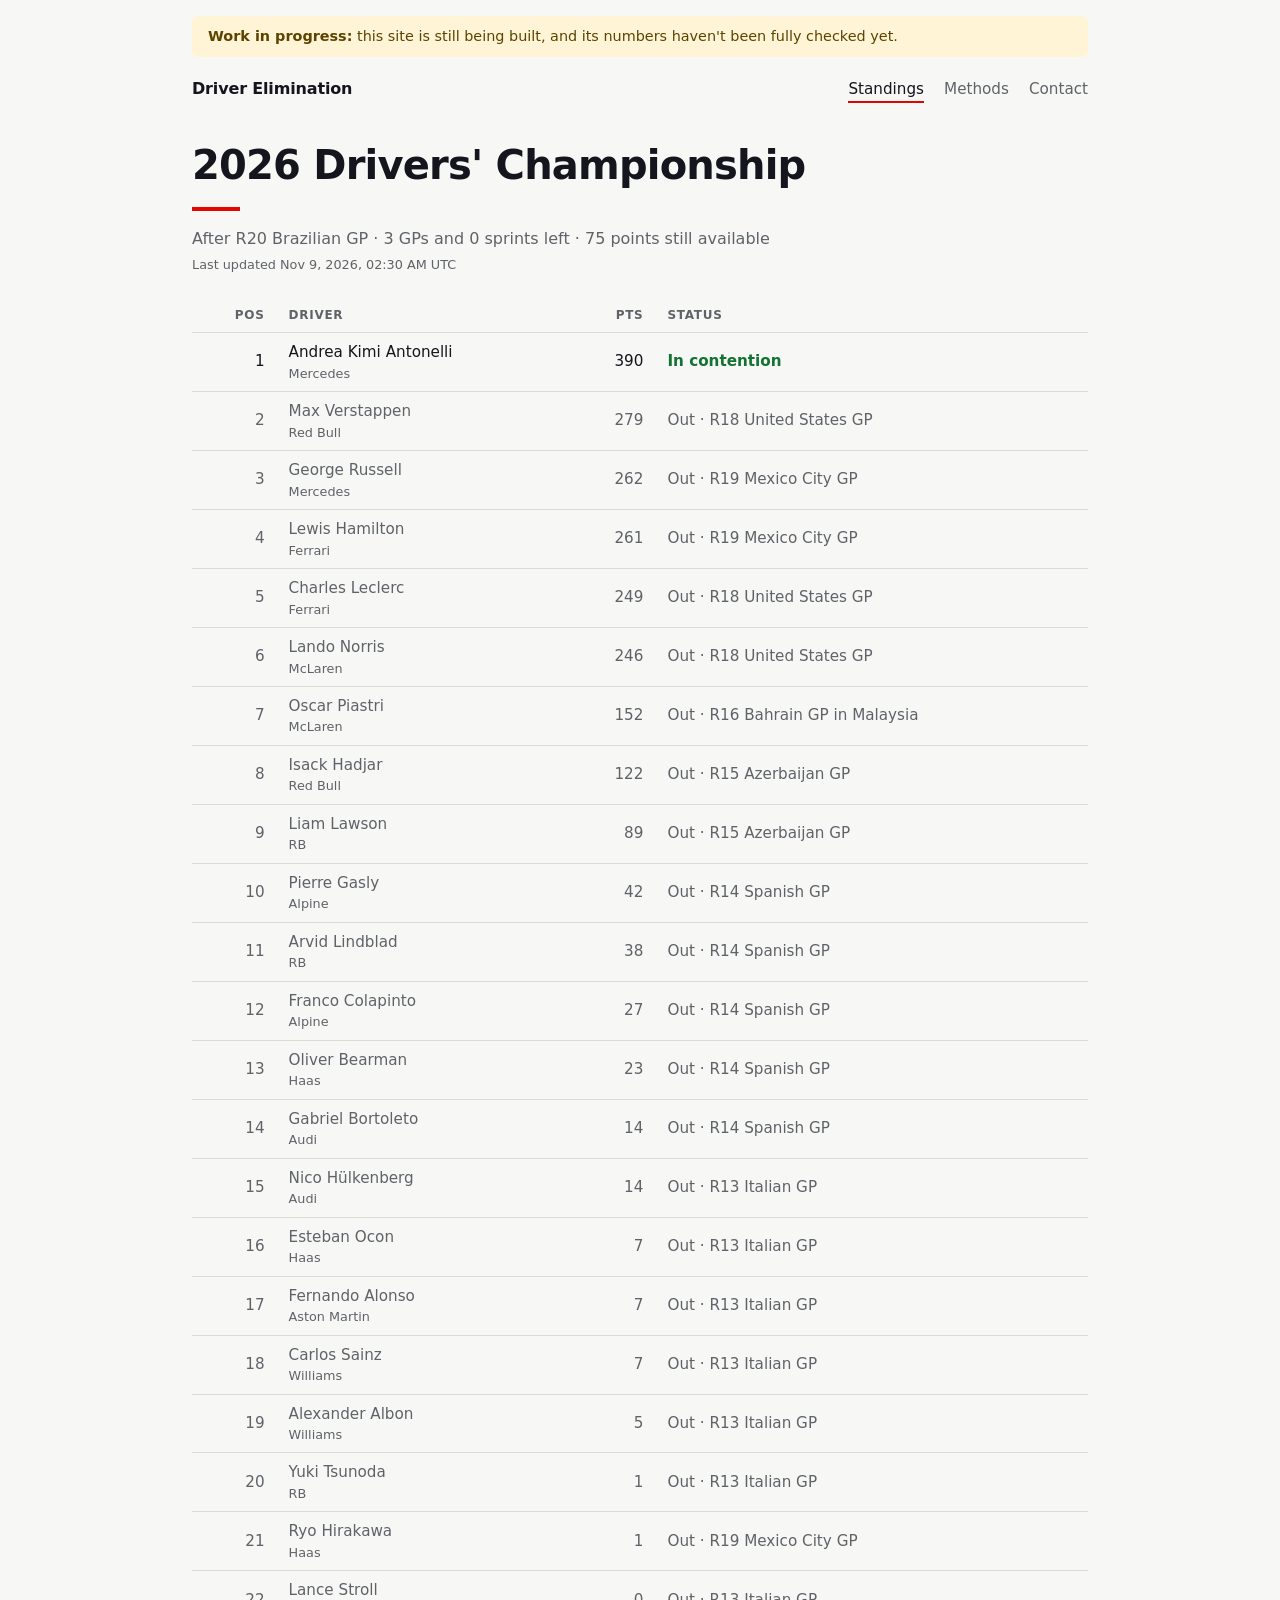
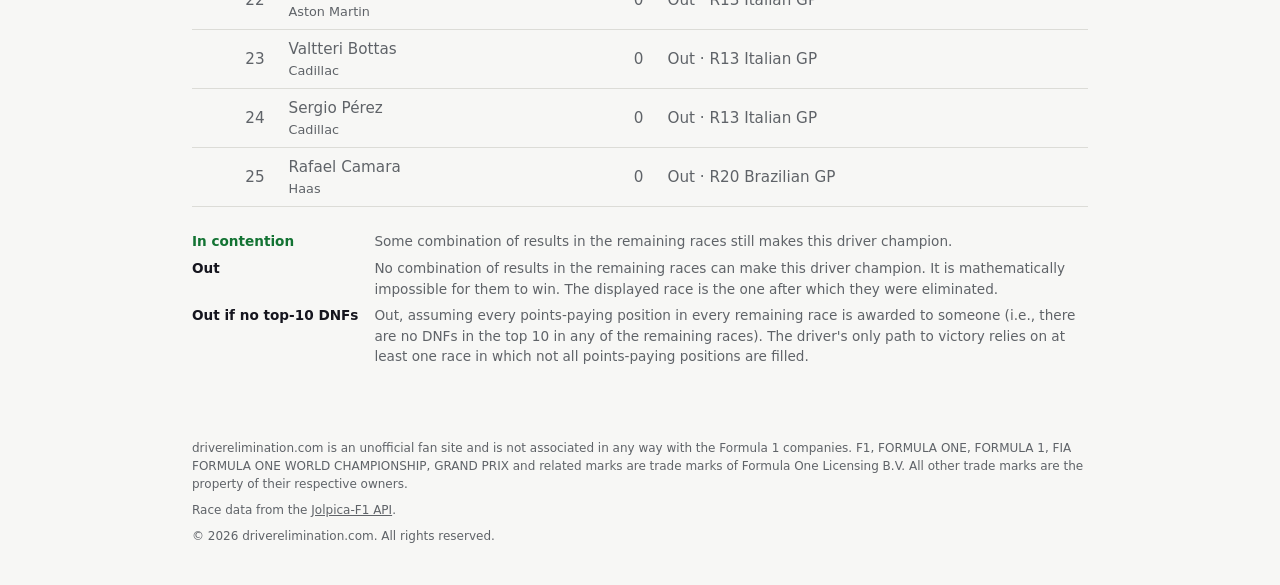
<file: site/index.html>
<!doctype html>
<html lang="en">
<head>
  <meta charset="utf-8">
  <meta name="viewport" content="width=device-width, initial-scale=1">
  <title>Driver Elimination</title>
  <meta name="description" content="Tracking the point in the season at which each F1 driver is mathematically eliminated from the championship.">
  <script defer src="https://cloud.umami.is/script.js" data-website-id="746c0a15-0eac-4ab1-a1c7-50950bc2ed95" data-domains="driverelimination.com"></script>
  <link rel="stylesheet" href="style.css?v=2">
</head>
<body>
  <div class="banner" role="note">
    <strong>Work in progress:</strong> this site is still being built, and its numbers haven't been fully checked yet.
  </div>
  <header>
    <a class="site-name" href="./">Driver Elimination</a>
    <nav>
      <a href="./" aria-current="page">Standings</a>
      <a href="methods.html">Methods</a>
      <a href="contact.html">Contact</a>
    </nav>
  </header>

  <main>
    <h1 id="title">2026 Drivers' Championship</h1>
    <p class="summary" id="summary">Loading…</p>
    <p class="updated" id="updated" hidden></p>
    <div class="table-wrap">
      <table>
        <thead>
          <tr>
            <th class="num">Pos</th>
            <th>Driver</th>
            <th class="num">Pts</th>
            <th>Status</th>
          </tr>
        </thead>
        <tbody id="drivers"></tbody>
      </table>
    </div>

    <dl class="legend">
      <dt class="alive">In contention</dt>
      <dd>Some combination of results in the remaining races still makes this driver champion.</dd>
      <dt>Out</dt>
      <dd>
        No combination of results in the remaining races can make this driver champion. 
        It is mathematically impossible for them to win.
        The displayed race is the one after which they were eliminated.
      </dd>
      <dt>Out if no top-10 DNFs</dt>
      <dd>
        Out, assuming every points-paying position in every remaining race is awarded to someone (i.e., there are no DNFs in the top 10 in any of the remaining races).
        The driver's only path to victory relies on at least one race in which not all points-paying positions are filled.
      </dd>
    </dl>
  </main>

  <footer>
    <p>
      driverelimination.com is an unofficial fan site and is not associated in any way with the Formula 1 companies.
      F1, FORMULA ONE, FORMULA 1, FIA FORMULA ONE WORLD CHAMPIONSHIP, GRAND PRIX and related marks are trade marks
      of Formula One Licensing B.V. All other trade marks are the property of their respective owners.
    </p>
    <p>Race data from the <a href="https://github.com/jolpica/jolpica-f1">Jolpica-F1 API</a>.</p>
    <p>&copy; <span id="year">2026</span> driverelimination.com. All rights reserved.</p>
  </footer>

  <script>
    document.getElementById("year").textContent = new Date().getFullYear();

    const SEASON = 2026;

    // Full text on wide screens, short text on narrow ones (see style.css).
    function responsive(full, short) {
      const wrap = document.createDocumentFragment();
      for (const [text, className] of [[full, "wide-only"], [short, "narrow-only"]]) {
        const span = document.createElement("span");
        span.className = className;
        span.textContent = text;
        wrap.append(span);
      }
      return wrap;
    }

    // e.g. "R14 Spanish GP" on wide screens, "R14 Madrid" on narrow ones.
    function sessionLabel(session) {
      const sprint = session.kind === "sprint" ? " sprint" : "";
      const full = `R${session.round} ${session.name.replace("Grand Prix", "GP")}${sprint}`;
      const short = `R${session.round} ${session.place || session.name}${sprint}`;
      return responsive(full, short);
    }

    function line(content, className) {
      const span = document.createElement("span");
      span.className = className;
      span.append(...content);
      return span;
    }

    function cell(row, content, className) {
      const td = row.insertCell();
      td.append(...content);
      if (className) td.className = className;
      return td;
    }

    // One status from the two methods. Full-points elimination is never later
    // than the strict one, so it decides whether the driver is shown as out.
    function status(eliminated) {
      const { strict, full_points: full } = eliminated;
      if (!full) return [line(["In contention"], "alive")];
      const sameSession = strict && strict.round === full.round && strict.kind === full.kind;
      if (sameSession) return [line(["Out · ", sessionLabel(full)])];
      return [
        line(["Out if no top-10 DNFs · ", sessionLabel(full)]),
        strict
          ? line(["Mathematically out · ", sessionLabel(strict)], "sub")
          : line(["Mathematically still possible"], "sub"),
      ];
    }

    async function load() {
      const summary = document.getElementById("summary");
      try {
        const resp = await fetch(`data/${SEASON}.json`, { cache: "no-cache" });
        if (!resp.ok) throw new Error(`HTTP ${resp.status}`);
        const data = await resp.json();

        // Shown in the visitor's own time zone, e.g. "1 Oct 2026, 05:28 CEST".
        const updated = document.getElementById("updated");
        updated.textContent = "Last updated " + new Date(data.updated).toLocaleString(undefined, {
          day: "numeric",
          month: "short",
          year: "numeric",
          hour: "2-digit",
          minute: "2-digit",
          timeZoneName: "short",
        });
        updated.hidden = false;

        if (!data.last_session) {
          summary.textContent = "The season hasn't started yet.";
          return;
        }
        const left = data.remaining;
        const parts = [];
        if (left.races || left.sprints) {
          parts.push(
            `${left.races} GP${left.races === 1 ? "" : "s"} and ${left.sprints} sprint${left.sprints === 1 ? "" : "s"} left`,
            `${left.max_points} points still available`,
          );
        } else {
          parts.push("season complete");
        }
        summary.replaceChildren("After ", sessionLabel(data.last_session), ...parts.map((p) => ` · ${p}`));

        const body = document.getElementById("drivers");
        for (const d of data.drivers) {
          const row = body.insertRow();
          if (d.eliminated.full_points) row.className = "out";
          cell(row, [d.position], "num");
          cell(row, [
            line([responsive(d.name, d.family_name)], "driver"),
            line([d.team], "sub"),
          ]);
          cell(row, [d.points], "num");
          cell(row, status(d.eliminated), "status");
        }
      } catch (err) {
        summary.textContent = `Couldn't load the standings (${err.message}).`;
        summary.className = "summary error";
      }
    }

    load();
  </script>
</body>
</html>
</file>
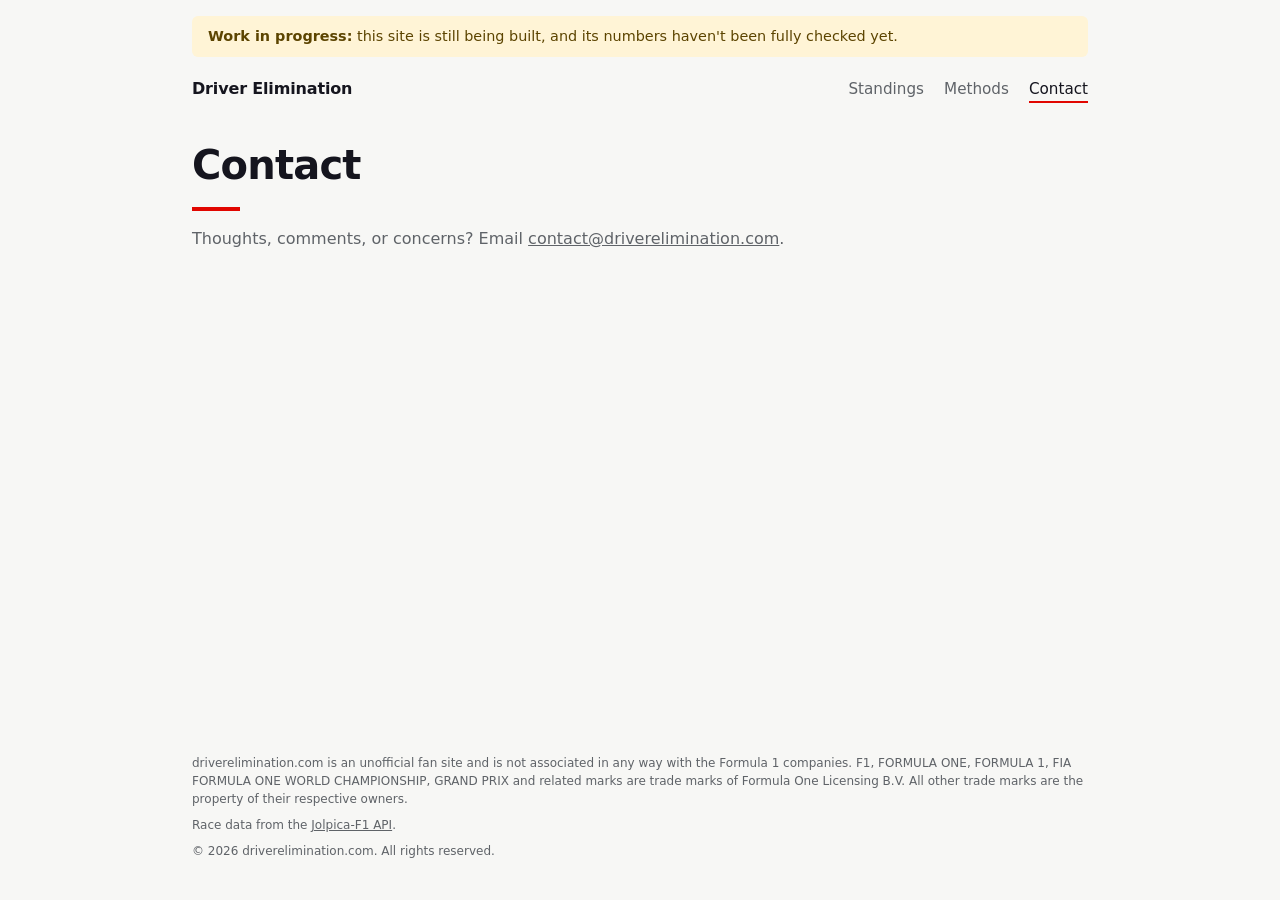
<file: site/contact.html>
<!doctype html>
<html lang="en">
<head>
  <meta charset="utf-8">
  <meta name="viewport" content="width=device-width, initial-scale=1">
  <title>Contact · Driver Elimination</title>
  <meta name="description" content="How to get in touch with driverelimination.com.">
  <script defer src="https://cloud.umami.is/script.js" data-website-id="746c0a15-0eac-4ab1-a1c7-50950bc2ed95" data-domains="driverelimination.com"></script>
  <link rel="stylesheet" href="style.css?v=2">
</head>
<body>
  <div class="banner" role="note">
    <strong>Work in progress:</strong> this site is still being built, and its numbers haven't been fully checked yet.
  </div>
  <header>
    <a class="site-name" href="./">Driver Elimination</a>
    <nav>
      <a href="./">Standings</a>
      <a href="methods.html">Methods</a>
      <a href="contact.html" aria-current="page">Contact</a>
    </nav>
  </header>

  <main>
    <h1>Contact</h1>
    <p class="summary">
      Thoughts, comments, or concerns?
      Email <a href="mailto:contact@driverelimination.com">contact@driverelimination.com</a>.
    </p>
  </main>

  <footer>
    <p>
      driverelimination.com is an unofficial fan site and is not associated in any way with the Formula 1 companies.
      F1, FORMULA ONE, FORMULA 1, FIA FORMULA ONE WORLD CHAMPIONSHIP, GRAND PRIX and related marks are trade marks
      of Formula One Licensing B.V. All other trade marks are the property of their respective owners.
    </p>
    <p>Race data from the <a href="https://github.com/jolpica/jolpica-f1">Jolpica-F1 API</a>.</p>
    <p>&copy; <span id="year">2026</span> driverelimination.com. All rights reserved.</p>
  </footer>

  <script>document.getElementById("year").textContent = new Date().getFullYear();</script>
</body>
</html>
</file>
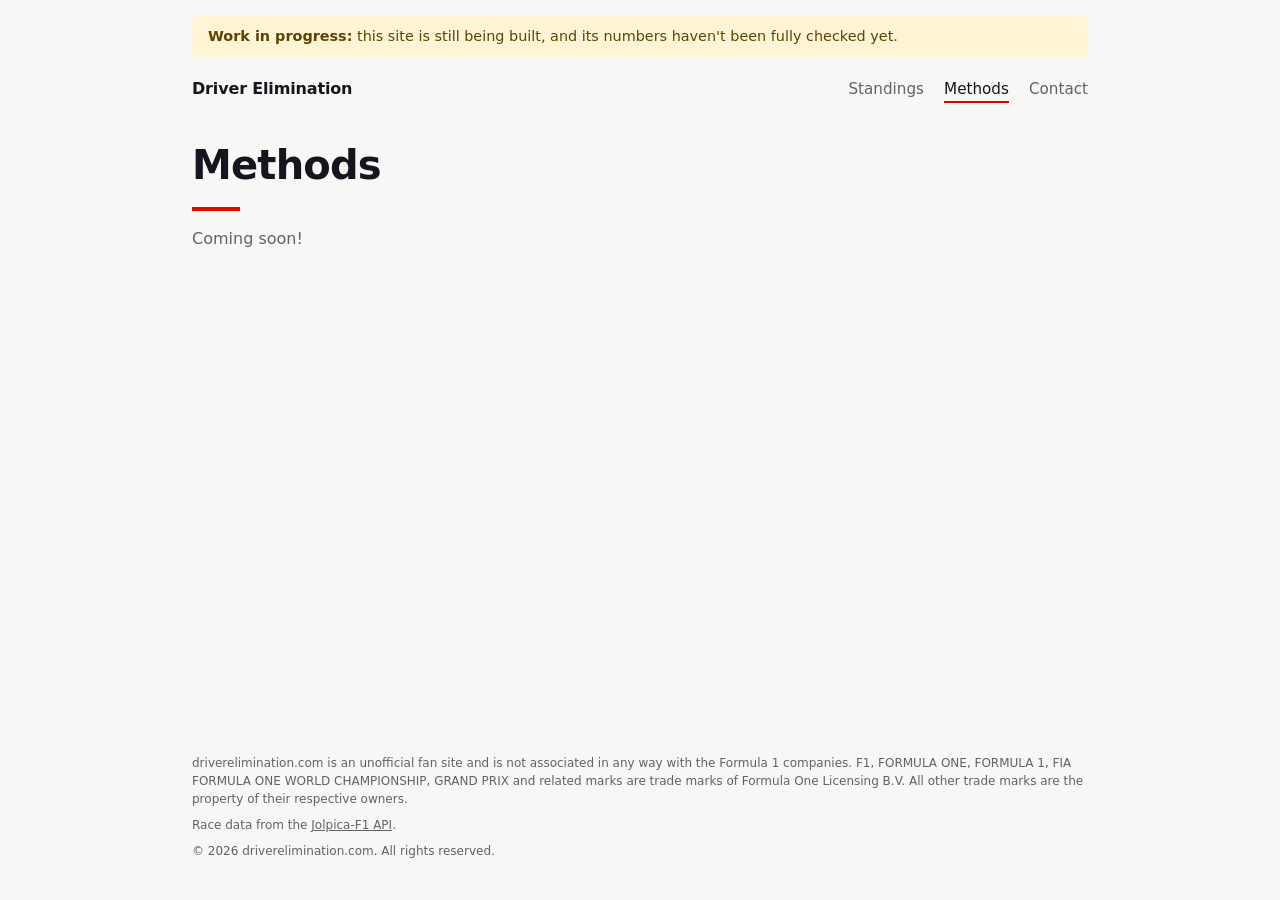
<file: site/methods.html>
<!doctype html>
<html lang="en">
<head>
  <meta charset="utf-8">
  <meta name="viewport" content="width=device-width, initial-scale=1">
  <title>Methods · Driver Elimination</title>
  <meta name="description" content="How driverelimination.com works out when each F1 driver is eliminated from the championship.">
  <script defer src="https://cloud.umami.is/script.js" data-website-id="746c0a15-0eac-4ab1-a1c7-50950bc2ed95" data-domains="driverelimination.com"></script>
  <link rel="stylesheet" href="style.css?v=2">
</head>
<body>
  <div class="banner" role="note">
    <strong>Work in progress:</strong> this site is still being built, and its numbers haven't been fully checked yet.
  </div>
  <header>
    <a class="site-name" href="./">Driver Elimination</a>
    <nav>
      <a href="./">Standings</a>
      <a href="methods.html" aria-current="page">Methods</a>
      <a href="contact.html">Contact</a>
    </nav>
  </header>

  <main>
    <h1>Methods</h1>
    <p class="summary">Coming soon!</p>
  </main>

  <footer>
    <p>
      driverelimination.com is an unofficial fan site and is not associated in any way with the Formula 1 companies.
      F1, FORMULA ONE, FORMULA 1, FIA FORMULA ONE WORLD CHAMPIONSHIP, GRAND PRIX and related marks are trade marks
      of Formula One Licensing B.V. All other trade marks are the property of their respective owners.
    </p>
    <p>Race data from the <a href="https://github.com/jolpica/jolpica-f1">Jolpica-F1 API</a>.</p>
    <p>&copy; <span id="year">2026</span> driverelimination.com. All rights reserved.</p>
  </footer>

  <script>document.getElementById("year").textContent = new Date().getFullYear();</script>
</body>
</html>
</file>
<file: site/style.css>
/* After changing this file, bump ?v= in the <link> tag of every page in site/ so browsers fetch the new version. */
:root {
  color-scheme: light dark;
  --bg: #f7f7f5;
  --fg: #15151e;
  --muted: #5f6368;
  --line: #dcdcd7;
  --accent: #e10600;
  --banner-bg: #fff4d6;
  --banner-fg: #5c4400;
  --alive: #137333;
}
@media (prefers-color-scheme: dark) {
  :root {
    --bg: #15151e;
    --fg: #f2f2f2;
    --muted: #9aa0a6;
    --line: #34343f;
    --banner-bg: #3a3014;
    --banner-fg: #f5dc8f;
    --alive: #6fcf8a;
  }
}
* { box-sizing: border-box; }
html, body { margin: 0; }
body {
  display: flex;
  flex-direction: column;
  min-height: 100vh;
  padding: 0 1.25rem;
  background: var(--bg);
  color: var(--fg);
  font-family: system-ui, -apple-system, "Segoe UI", Roboto, Helvetica, Arial, sans-serif;
  line-height: 1.5;
}
a { color: inherit; }

.banner {
  margin: 1rem auto 0;
  width: 100%;
  max-width: 56rem;
  padding: 0.6rem 1rem;
  border-radius: 6px;
  background: var(--banner-bg);
  color: var(--banner-fg);
  font-size: 0.9rem;
}

header {
  width: 100%;
  max-width: 56rem;
  margin: 0 auto;
  padding: 1.25rem 0 0;
  display: flex;
  flex-wrap: wrap;
  align-items: baseline;
  justify-content: space-between;
  gap: 0.5rem 1.5rem;
}
.site-name {
  font-weight: 700;
  text-decoration: none;
  letter-spacing: -0.01em;
}
nav { display: flex; gap: 1.25rem; font-size: 0.95rem; }
nav a { text-decoration: none; color: var(--muted); }
nav a[aria-current="page"] { color: var(--fg); border-bottom: 2px solid var(--accent); }

main {
  flex: 1;
  width: 100%;
  max-width: 56rem;
  margin: 0 auto;
  padding: 2rem 0;
}
h1 {
  margin: 0;
  font-size: clamp(1.75rem, 5vw, 2.5rem);
  letter-spacing: -0.02em;
}
h1::after {
  content: "";
  display: block;
  width: 3rem;
  height: 4px;
  margin-top: 0.75rem;
  background: var(--accent);
}
.summary { color: var(--muted); margin: 1rem 0 1.5rem; }
.summary:has(+ .updated:not([hidden])) { margin-bottom: 0.25rem; }
.updated { color: var(--muted); font-size: 0.8rem; margin: 0 0 1.5rem; }
[hidden] { display: none !important; }

.table-wrap { overflow-x: auto; }
table { width: 100%; border-collapse: collapse; font-size: 0.95rem; }
th, td { padding: 0.5rem 0.75rem; text-align: left; border-bottom: 1px solid var(--line); white-space: nowrap; }
th { font-size: 0.75rem; font-weight: 600; text-transform: uppercase; letter-spacing: 0.06em; color: var(--muted); }
td.num, th.num { text-align: right; font-variant-numeric: tabular-nums; }
.alive { color: var(--alive); font-weight: 600; }
tr.out td { color: var(--muted); }
td .driver, td .sub { display: block; }
.sub { font-size: 0.8rem; color: var(--muted); }
td.status { white-space: normal; }
td.status > span { display: block; }

/* Full names and race names on wide screens, short ones on narrow screens. */
.narrow-only { display: none; }
@media (max-width: 600px) {
  .wide-only { display: none; }
  .narrow-only { display: inline; }
  th, td { padding: 0.5rem 0.4rem; }
}

.legend {
  margin: 1.5rem 0 0;
  font-size: 0.85rem;
  color: var(--muted);
  display: grid;
  grid-template-columns: max-content 1fr;
  gap: 0.4rem 1rem;
}
.legend dt { font-weight: 600; color: var(--fg); }
.legend dt.alive { color: var(--alive); }
.legend dd { margin: 0; }
@media (max-width: 600px) {
  .legend { grid-template-columns: 1fr; gap: 0.15rem; }
  .legend dd { margin-bottom: 0.6rem; }
}
.error { color: var(--accent); }

footer {
  width: 100%;
  max-width: 56rem;
  margin: 0 auto;
  padding: 2rem 0;
  font-size: 0.75rem;
  color: var(--muted);
}
footer p { margin: 0.5rem 0; }
</file>
